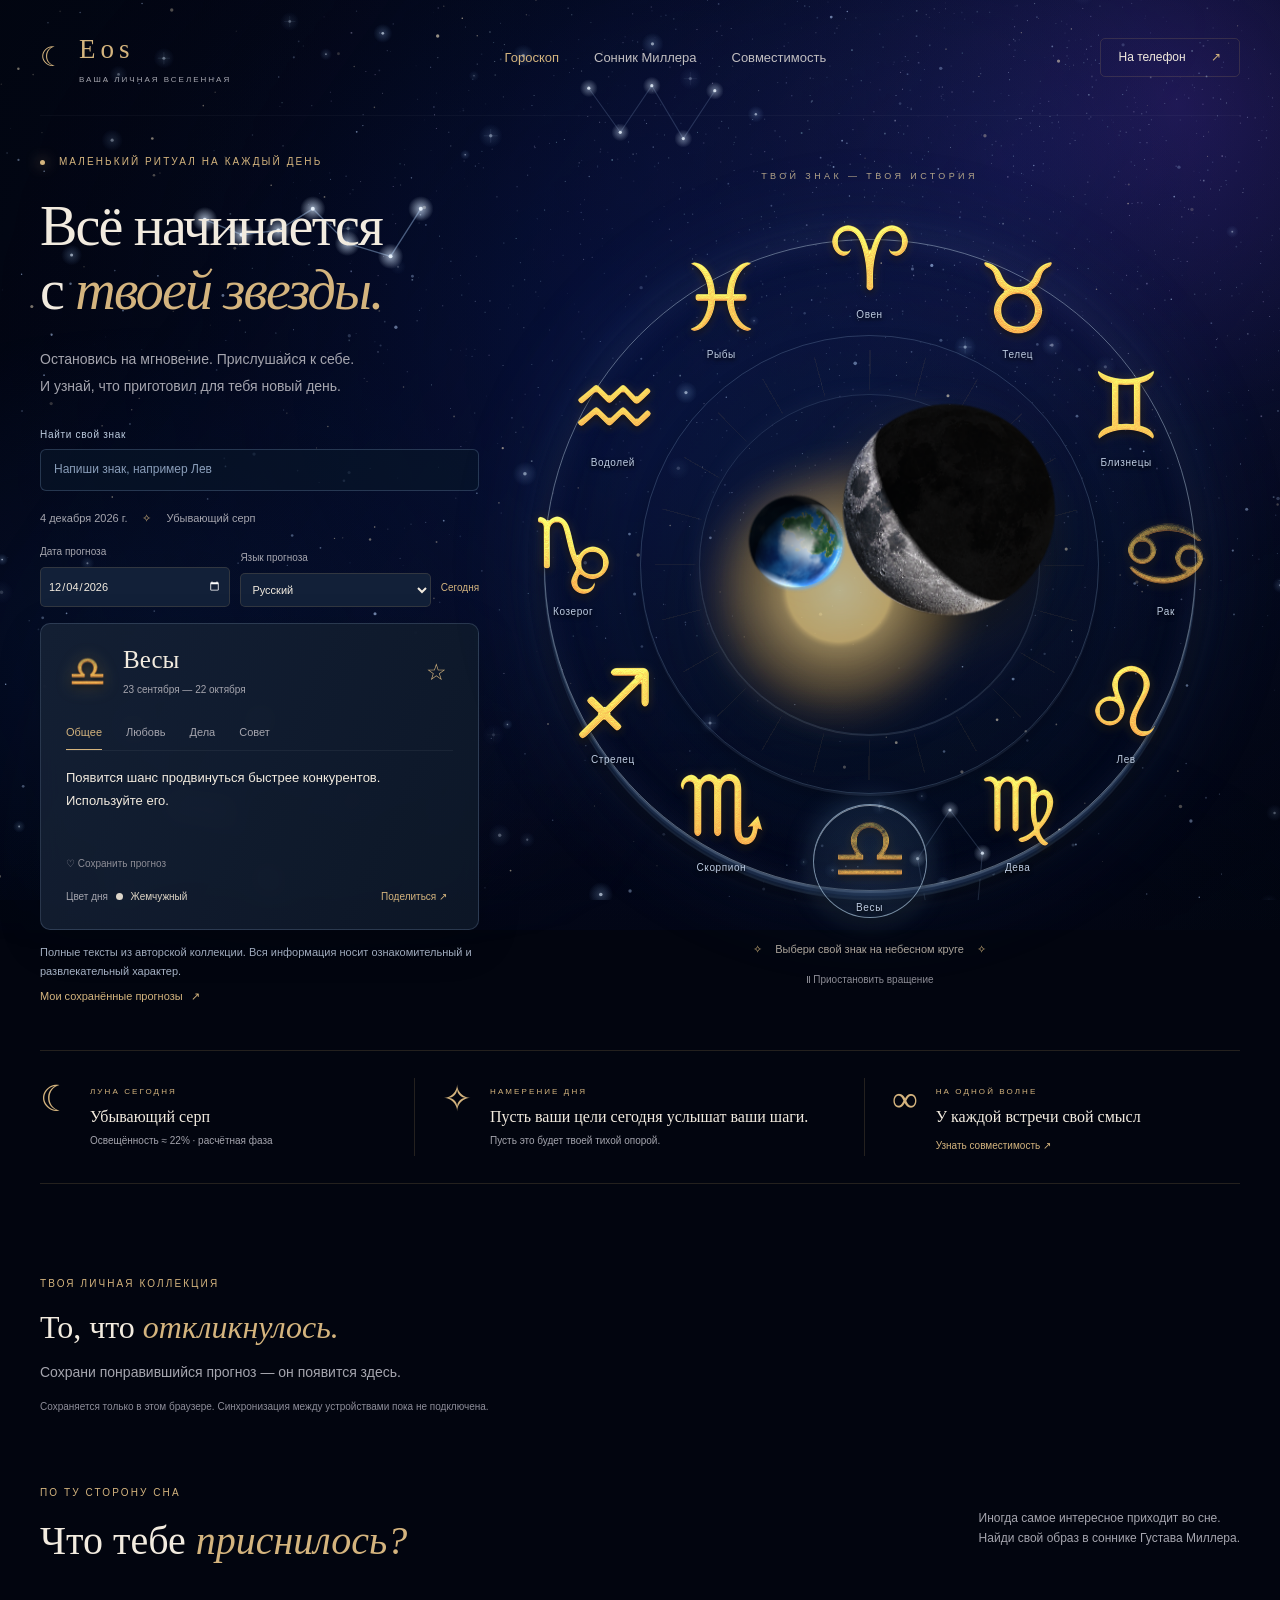
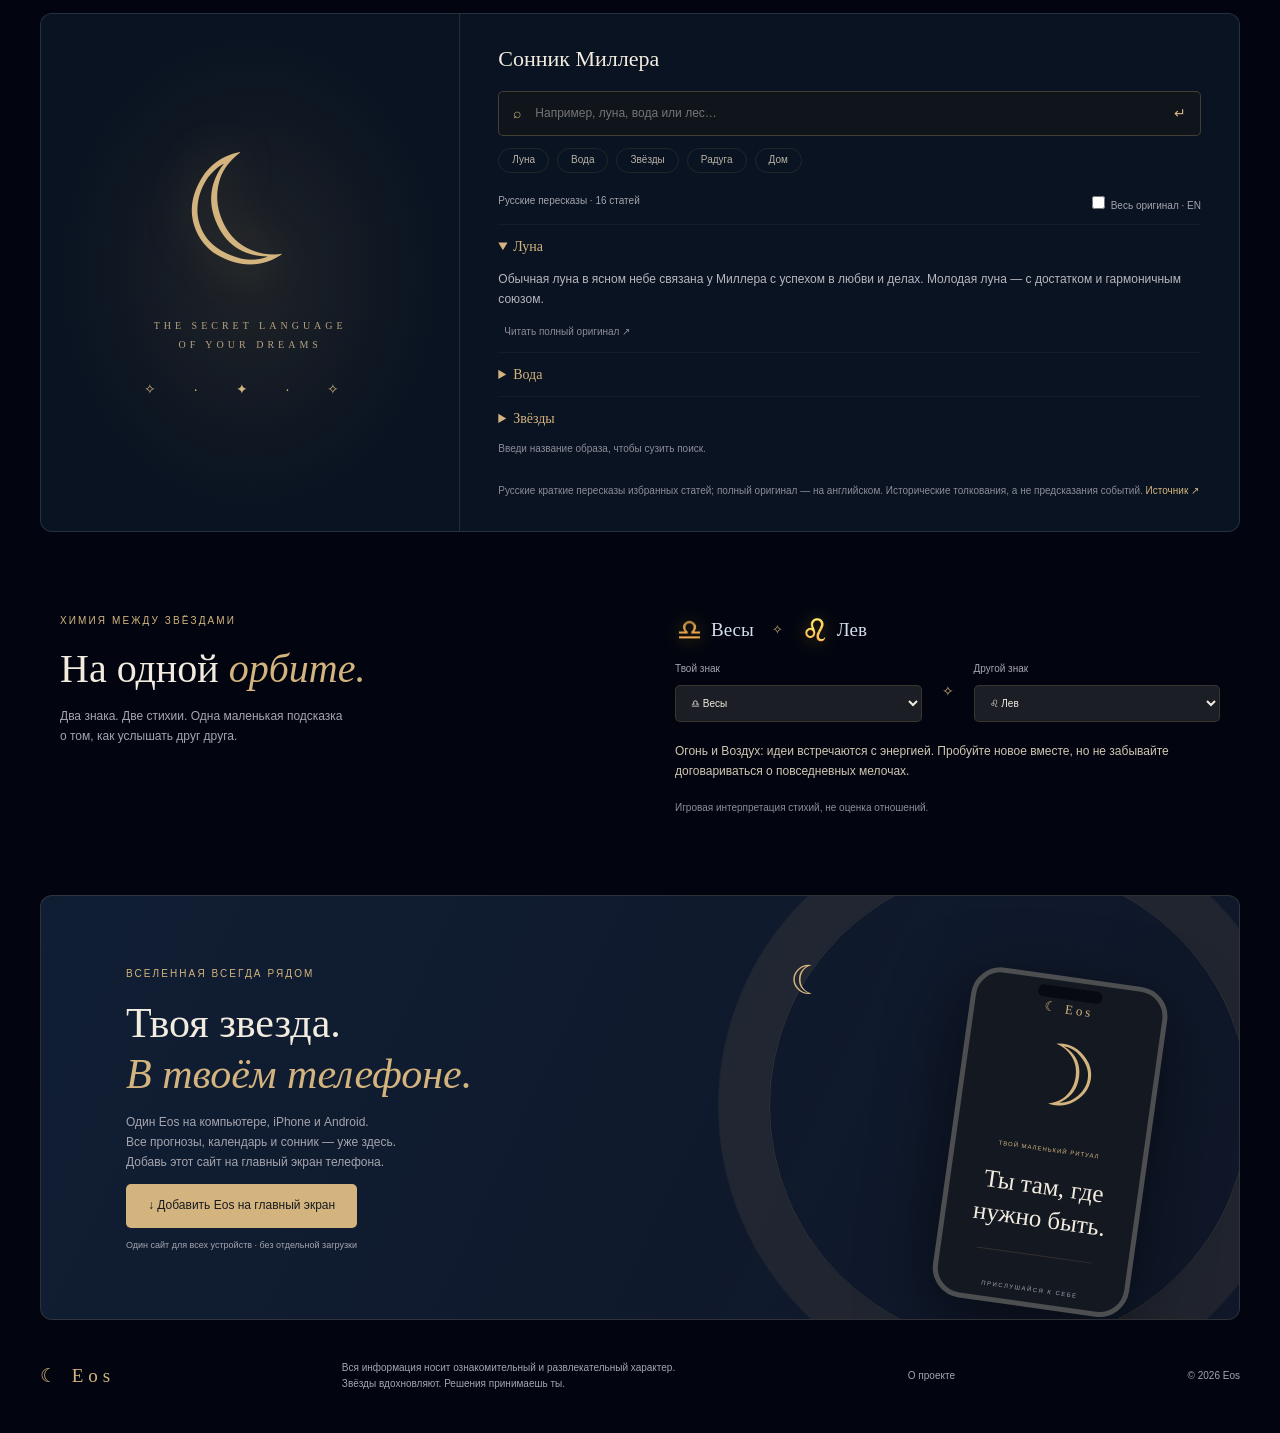
<file: index.html>
<!doctype html>
<html lang="ru"><head><meta charset="utf-8"><meta name="viewport" content="width=device-width,initial-scale=1"><meta name="theme-color" content="#101319"><meta name="apple-mobile-web-app-capable" content="yes"><link rel="apple-touch-icon" href="assets/icon-192.png"><meta name="description" content="Eos — ваш маленький ритуал: гороскоп на сегодня, небесный круг и сонник Миллера."><title>Eos — на одной волне со Вселенной</title><link rel="icon" href="assets/icon.svg" type="image/svg+xml"><link rel="manifest" href="manifest.webmanifest"><link rel="stylesheet" href="style.css"></head>
<body><canvas id="universe" aria-hidden="true"></canvas><div id="shooting-star" aria-hidden="true"></div><canvas id="stars" aria-hidden="true"></canvas><div class="haze" aria-hidden="true"></div>
<header class="header wrap"><a class="brand" href="#">☾ <span>Eos<small>ВАША ЛИЧНАЯ ВСЕЛЕННАЯ</small></span></a><nav aria-label="Основная навигация"><a href="#horoscope" class="active">Гороскоп</a><a href="#dreams">Сонник Миллера</a><a href="#compatibility">Совместимость</a></nav><a class="header-app" href="#app">На телефон <span>↗</span></a></header>
<main><section class="hero wrap" id="horoscope"><div class="intro"><div class="eyebrow"><span class="dot"></span> МАЛЕНЬКИЙ РИТУАЛ НА КАЖДЫЙ ДЕНЬ</div><h1>Всё начинается<br>с <em>твоей звезды.</em></h1><p class="lead">Остановись на мгновение. Прислушайся к себе.<br>И узнай, что приготовил для тебя новый день.</p><div class="sign-search"><label for="sign-search">Найти свой знак</label><input id="sign-search" type="search" placeholder="Напиши знак, например Лев" autocomplete="off"><div id="sign-matches" aria-live="polite"></div></div><div class="date-row"><span id="today"></span><span>✧</span><span id="moon-short"></span></div>
<div class="reading-options"><label>Дата прогноза<input id="reading-date" type="date" min="2020-01-01" max="2100-12-31"></label><label>Язык прогноза<select id="reading-language"><option value="ru">Русский</option><option value="en">English</option><option value="es">Español</option></select></label><button id="reading-today" type="button">Сегодня</button></div><article class="forecast" aria-live="polite"><div class="forecast-top"><span class="sign-icon" id="selected-icon">♎</span><div><h2 id="selected-name">Весы</h2><span class="muted small" id="selected-dates"></span></div><button class="icon-btn" id="favorite" aria-label="Запомнить мой знак" title="Запомнить мой знак">☆</button></div><div class="tabs" role="group" aria-label="Тема гороскопа"><button class="selected" data-topic="0">Общее</button><button data-topic="1">Любовь</button><button data-topic="2">Дела</button><button data-topic="3">Совет</button></div><p id="forecast-text"></p><button id="save-reading" class="text-btn">♡ Сохранить прогноз</button><div class="forecast-bottom"><span>Цвет дня <i id="color-dot"></i> <b id="color-name"></b></span><button id="share">Поделиться ↗</button></div></article><div class="forecast-note"><p>Полные тексты из авторской коллекции. Вся информация носит ознакомительный и развлекательный характер.</p><a href="#saved-readings">Мои сохранённые прогнозы <span>↗</span></a></div></div>
<div class="cosmos"><div class="orbit-label">ТВОЙ ЗНАК — ТВОЯ ИСТОРИЯ</div><div class="wheel" id="wheel"><div class="orbital-aura" aria-hidden="true"></div><div class="orbit outer"></div><div class="orbit inner"></div><div class="orbit middle"></div><div class="rays"></div><img class="celestial celestial-realistic" src="assets/celestial-soft.png" alt="" aria-hidden="true" width="1254" height="1254"><canvas id="earth" aria-hidden="true"></canvas><div id="zodiac" class="zodiac"></div></div><div class="wheel-caption"><span>✧</span> Выбери свой знак на небесном круге <span>✧</span></div><button id="motion" class="text-btn" aria-pressed="false">Ⅱ Приостановить вращение</button></div></section>
<section class="daily wrap" aria-label="Небо сегодня"><div><span class="mini-symbol">☾</span><div><span class="eyebrow">ЛУНА СЕГОДНЯ</span><h3 id="moon-name"></h3><p id="moon-detail"></p></div></div><div><span class="mini-symbol">✧</span><div><span class="eyebrow">НАМЕРЕНИЕ ДНЯ</span><h3 id="intention"></h3><p>Пусть это будет твоей тихой опорой.</p></div></div><div><span class="mini-symbol">∞</span><div><span class="eyebrow">НА ОДНОЙ ВОЛНЕ</span><h3>У каждой встречи свой смысл</h3><a href="#compatibility">Узнать совместимость ↗</a></div></div></section>
<section class="saved-section wrap" id="saved-readings"><span class="eyebrow">ТВОЯ ЛИЧНАЯ КОЛЛЕКЦИЯ</span><h2>То, что <em>откликнулось.</em></h2><div id="saved-readings-list"></div><p class="micro">Сохраняется только в этом браузере. Синхронизация между устройствами пока не подключена.</p></section><section class="dream-section wrap" id="dreams"><div class="section-head"><div><span class="eyebrow">ПО ТУ СТОРОНУ СНА</span><h2>Что тебе <em>приснилось?</em></h2></div><p>Иногда самое интересное приходит во сне.<br>Найди свой образ в соннике Густава Миллера.</p></div><div class="dream-layout"><div class="dream-art" aria-hidden="true"><div class="dream-moon">☾</div><span>THE SECRET LANGUAGE<br>OF YOUR DREAMS</span><div class="tiny-stars">✧ · ✦ · ✧</div></div><div class="dream-content"><label for="dream-search">Сонник Миллера</label><div class="search-box"><span>⌕</span><input id="dream-search" type="search" placeholder="Например, луна, вода или лес…" autocomplete="off"><span>↵</span></div><div class="chips" id="dream-chips"><button>Луна</button><button>Вода</button><button>Звёзды</button><button>Радуга</button><button>Дом</button></div><div class="dream-toolbar"><span id="dream-count"></span><label><input type="checkbox" id="english"> Весь оригинал · EN</label></div><div id="dream-results" aria-live="polite"></div><p class="micro">Русские краткие пересказы избранных статей; полный оригинал — на английском. Исторические толкования, а не предсказания событий. <a href="https://www.gutenberg.org/ebooks/926" target="_blank" rel="noreferrer">Источник ↗</a></p></div></div></section>
<section class="compat wrap" id="compatibility"><div><span class="eyebrow">ХИМИЯ МЕЖДУ ЗВЁЗДАМИ</span><h2>На одной <em>орбите.</em></h2><p class="muted">Два знака. Две стихии. Одна маленькая подсказка<br>о том, как услышать друг друга.</p></div><div class="compat-control"><div id="compat-pair" class="compat-pair" aria-hidden="true"></div><div class="select-row"><label>Твой знак<select id="sign-a"></select></label><span>✧</span><label>Другой знак<select id="sign-b"></select></label></div><p id="compat-result" aria-live="polite"></p><span class="micro">Игровая интерпретация стихий, не оценка отношений.</span></div></section>
<section class="app-section wrap" id="app"><div class="app-orbit" aria-hidden="true"><span>☾</span></div><div><span class="eyebrow">ВСЕЛЕННАЯ ВСЕГДА РЯДОМ</span><h2>Твоя звезда.<br><em>В твоём телефоне.</em></h2><p>Один Eos на компьютере, iPhone и Android.<br>Все прогнозы, календарь и сонник — уже здесь.<br>Добавь этот сайт на главный экран телефона.</p><button class="gold-btn" id="install">↓ Добавить Eos на главный экран</button><span class="app-note">Один сайт для всех устройств · без отдельной загрузки</span></div><div class="phone" aria-hidden="true"><div class="notch"></div><div class="phone-brand">☾ Eos</div><div class="phone-moon">☽</div><span>ТВОЙ МАЛЕНЬКИЙ РИТУАЛ</span><h3>Ты там, где<br>нужно быть.</h3><div class="phone-line"></div><small>ПРИСЛУШАЙСЯ К СЕБЕ</small></div></section>
</main><footer class="wrap"><a class="brand" href="#">☾ Eos</a><p>Вся информация носит ознакомительный и развлекательный характер.<br>Звёзды вдохновляют. Решения принимаешь ты.</p><button id="about">О проекте</button><span>© <span id="year"></span> Eos</span></footer><div id="toast" role="status"></div><dialog id="info"><button class="close" aria-label="Закрыть">×</button><h2 id="dialog-title"></h2><div id="dialog-body"></div></dialog><script src="horoscope-data.js"></script><script src="miller-data.js"></script><script src="app.js"></script></body></html>
</file>
<file: style.css>
:root{--bg:#101319;--panel:#191c22;--gold:#d4b47e;--text:#f2ebdf;--muted:#a5a5ae;--line:#b99b6330}*{box-sizing:border-box}html{scroll-behavior:smooth;scroll-padding-top:25px}body{margin:0;background:var(--bg);color:var(--text);font:14px/1.65 -apple-system,BlinkMacSystemFont,"Segoe UI",sans-serif}a{color:inherit;text-decoration:none}button,input,select{font:inherit}button,a,input,select{-webkit-tap-highlight-color:transparent}button{cursor:pointer}button{color:inherit}button:focus-visible,a:focus-visible,input:focus-visible,select:focus-visible{outline:2px solid var(--gold);outline-offset:5px}button{border:0}button:hover,a:hover{color:#f3d49b}#stars,.haze{position:fixed;inset:0;pointer-events:none;z-index:-1}.haze{background:radial-gradient(ellipse at 72% 26%,#8f704213,transparent 38%),radial-gradient(ellipse at 10% 80%,#354b6416,transparent 50%)}.wrap{width:min(1240px,calc(100% - 88px));margin:auto}.header{height:116px;display:flex;align-items:center;justify-content:space-between;border-bottom:1px solid #ffffff09}.brand{display:flex;align-items:center;gap:10px;font-family:Georgia,serif;font-size:27px;letter-spacing:5px;color:var(--gold)}.brand small{font:8px/2 sans-serif;letter-spacing:2px;display:block;color:var(--muted)}nav{display:flex;gap:35px;font-size:13px;color:#c1bec0}nav .active{color:var(--gold)}.header-app{border:1px solid var(--line);padding:9px 18px;border-radius:5px;font-size:12px}.header-app span{margin-left:22px;color:var(--gold)}.hero{display:grid;grid-template-columns:1fr 1.12fr;gap:30px;padding:62px 0 44px;align-items:center}.eyebrow{font-size:10px;letter-spacing:2.1px;color:var(--gold)}.dot{display:inline-block;width:5px;height:5px;background:var(--gold);border-radius:50%;margin-right:9px;box-shadow:0 0 14px var(--gold)}h1,h2,h3,p{margin-top:0}h1,h2,h3{font-weight:400}h1{font:56px/1.16 Georgia,"Times New Roman",serif;letter-spacing:-1.8px;margin:23px 0}em{font-family:Georgia,"Times New Roman",serif;font-weight:400;color:var(--gold)}.lead{font-size:14px;color:var(--muted);line-height:1.9;margin-bottom:27px}.date-row{display:flex;align-items:center;gap:15px;font-size:11px;color:var(--muted);margin-bottom:17px}.date-row span:nth-child(2){color:var(--gold)}.forecast{max-width:460px;background:linear-gradient(115deg,#24242bcc,#1a1e25c9);border:1px solid var(--line);border-radius:10px;padding:22px 25px}.forecast-top{display:flex;align-items:center;gap:14px}.sign-icon{font-size:39px;color:var(--gold);line-height:1}.forecast h2{font:25px Georgia;margin:0 0 3px}.small{font-size:10px}.muted{color:var(--muted)}.icon-btn{margin-left:auto;background:none;color:var(--gold);font-size:23px}.tabs{display:flex;border-bottom:1px solid #ffffff0d;margin-top:15px;gap:24px}.tabs button{background:none;font-size:11px;color:var(--muted);padding:8px 0;border-bottom:1px solid transparent}.tabs button.selected{border-color:var(--gold);color:var(--gold)}#forecast-text{font-size:13px;line-height:1.8;min-height:70px;margin:15px 0}.forecast-bottom{display:flex;align-items:center;justify-content:space-between;font-size:10px;color:var(--muted)}.forecast-bottom b{font-weight:400;color:#ded5c5}.forecast-bottom button{font-size:10px;background:none;color:var(--gold)}#color-dot{display:inline-block;width:7px;height:7px;border-radius:50%;margin:0 5px}.micro{font-size:10px;color:#8d8d99;line-height:1.7}.intro>.micro{margin-top:11px}.cosmos{text-align:center;min-width:0}.orbit-label{font-size:9px;letter-spacing:3.4px;color:#b3a388;margin-bottom:10px}.wheel{position:relative;width:100%;aspect-ratio:1;max-width:600px;margin:auto}.orbit{position:absolute;border:1px solid #b292583b;border-radius:50%;pointer-events:none}.outer{inset:6%;border-style:dashed;box-shadow:0 0 0 9px #b2925810,0 0 0 11px #b2925826}.middle{inset:19%}.inner{inset:27%;border-color:#b292584a}.rays{position:absolute;inset:21%;border-radius:50%;background:repeating-conic-gradient(from 0deg,#b292582e 0deg .3deg,transparent .3deg 15deg);mask-image:radial-gradient(transparent 57%,black 58%);animation:spin 240s linear infinite}.celestial{position:absolute;inset:17%;width:66%;height:66%;filter:drop-shadow(0 0 32px #d5ac6f25)}.zodiac{position:absolute;inset:0;animation:spin 220s linear infinite}.zodiac:hover,.zodiac:focus-within{animation-play-state:paused}.zodiac button{position:absolute;left:calc(var(--x)*1%);top:calc(var(--y)*1%);width:68px;height:68px;margin:-34px;background:#101319eb;border-radius:50%;display:flex;align-items:center;justify-content:center;flex-direction:column;animation:counter 220s linear infinite;color:#cbb789;transition:box-shadow .3s,color .3s}.zodiac:hover button,.zodiac:focus-within button{animation-play-state:paused}.zodiac button span{font:30px/1.25 Georgia,serif}.zodiac button small{font-size:8px;letter-spacing:.4px;color:#a8a29a}.zodiac button[aria-pressed=true]{box-shadow:0 0 0 1px #d6b778,0 0 23px #d6b77825;background:#28261f}.zodiac button:hover{box-shadow:0 0 0 1px #d6b778;color:#fff0ce}.wheel-caption{font-size:11px;color:#ada59a;margin-top:5px}.wheel-caption span{color:var(--gold);padding:0 10px}.text-btn{background:none;color:#8d8d96;font-size:10px;margin-top:13px}.paused .zodiac,.paused .zodiac button,.paused .rays{animation-play-state:paused!important}@keyframes spin{to{transform:rotate(360deg)}}@keyframes counter{to{transform:rotate(-360deg)}}.daily{border-top:1px solid var(--line);border-bottom:1px solid var(--line);display:grid;grid-template-columns:1fr 1.2fr 1fr;padding:27px 0;margin-bottom:87px}.daily>div{display:flex;gap:18px;padding:0 27px;border-right:1px solid var(--line)}.daily>div:first-child{padding-left:0}.daily>div:last-child{border:0}.mini-symbol{font:36px Georgia;color:var(--gold)}.daily .eyebrow{font-size:8px}.daily h3{font:16px Georgia;margin:7px 0}.daily p,.daily a{font-size:10px;color:var(--muted);margin:0}.daily a{color:var(--gold)}.section-head{display:flex;justify-content:space-between;align-items:center;margin-bottom:34px}section h2{font:40px/1.2 Georgia;margin:14px 0}.section-head p{font-size:12px;color:var(--muted);margin:0}.dream-layout{display:grid;grid-template-columns:.7fr 1.3fr;border:1px solid var(--line);border-radius:12px;overflow:hidden;background:#171b2290}.dream-art{display:flex;flex-direction:column;justify-content:center;align-items:center;background:radial-gradient(ellipse at center,#51493850,transparent 65%);border-right:1px solid var(--line);min-height:330px}.dream-moon{font:155px/.9 Georgia;color:var(--gold);text-shadow:0 0 50px #d0aa6140;transform:rotate(-22deg);margin-bottom:32px}.dream-art>span{font:10px/1.9 Georgia;letter-spacing:4px;text-align:center;color:#b6a280}.tiny-stars{margin-top:24px;color:var(--gold);letter-spacing:17px}.dream-content{padding:32px 38px}.dream-content>label{font:22px Georgia}.search-box{margin-top:18px;display:flex;gap:12px;align-items:center;border:1px solid #c5ac7845;border-radius:5px;background:#10141b;padding:10px 14px;color:var(--gold)}input[type=search]{min-width:0;width:100%;background:none;border:0;color:var(--text);outline-offset:1px;font-size:12px}.chips{display:flex;gap:8px;flex-wrap:wrap;margin:12px 0 20px}.chips button{border:1px solid #c5ac7820;background:none;color:#b9b2a6;border-radius:20px;padding:3px 13px;font-size:10px}.dream-toolbar{display:flex;justify-content:space-between;gap:10px;font-size:10px;color:var(--muted);margin-bottom:10px}#dream-results{max-height:280px;overflow:auto;scrollbar-color:#70624a #191c22}.dream-result{padding:10px 0;border-top:1px solid #ffffff0a}.dream-result summary{cursor:pointer;color:var(--gold);font-family:Georgia}.dream-result p{font-size:12px;color:#b8b7bf;white-space:pre-line;margin:12px 0 0}.dream-result a{font-size:10px;text-decoration:underline}.dream-content>.micro{margin:15px 0 0}.micro a{color:var(--gold)}.compat{display:grid;grid-template-columns:1fr 1fr;gap:70px;margin:76px auto;padding:0 20px}.compat p{font-size:12px}.compat-control{padding-top:8px}.select-row{display:flex;align-items:center;gap:20px}.select-row>span{color:var(--gold)}.select-row label{flex:1;font-size:10px;color:var(--muted)}select{display:block;width:100%;padding:11px;margin-top:8px;border:1px solid var(--line);border-radius:5px;background:#1b1e24;color:var(--text)}#compat-result{margin:20px 0 8px;color:#d1c6b2;min-height:45px}.app-section{position:relative;display:flex;justify-content:space-between;align-items:center;padding:45px 85px;border:1px solid var(--line);border-radius:12px;background:linear-gradient(100deg,#20242ac9,#24231e8a);overflow:hidden;min-height:360px}.app-section h2{font-size:42px}.app-section p{font-size:12px;color:var(--muted)}.gold-btn{padding:12px 22px;border-radius:5px;background:#d2b580;color:#171a20;font-size:12px}.gold-btn:hover{background:#e5c898;color:#171a20}.app-note{display:block;font-size:9px;color:var(--muted);margin-top:10px}.phone{width:198px;height:333px;border:5px solid #4d4e50;border-radius:30px;box-shadow:0 20px 70px #0008;background:#131821;transform:rotate(8deg) translateY(35px);text-align:center;padding:20px 16px;z-index:1}.notch{width:65px;height:12px;border-radius:10px;background:#070a10;position:absolute;top:6px;left:61px}.phone-brand{font:13px Georgia;color:var(--gold);letter-spacing:3px}.phone-moon{font:85px Georgia;color:var(--gold);line-height:1.4}.phone>span{font-size:6px;letter-spacing:1px;color:var(--gold)}.phone h3{font:25px/1.3 Georgia;margin:12px 0}.phone-line{height:1px;background:var(--line);margin:20px}.phone small{font-size:6px;letter-spacing:1.5px;color:var(--muted)}.app-orbit{position:absolute;width:480px;height:480px;border:1px solid var(--line);border-radius:50%;right:-10px;top:-30px;box-shadow:0 0 0 50px #b99b6305,0 0 0 51px #b99b6315}.app-orbit span{position:absolute;left:20px;top:80px;font-size:40px;color:var(--gold)}footer{display:flex;align-items:center;justify-content:space-between;padding:40px 0;font-size:10px;color:var(--muted)}footer .brand{font-size:19px}footer p{margin:0}footer button{background:none;font-size:10px;color:var(--muted)}#toast{position:fixed;bottom:25px;left:50%;transform:translateX(-50%);background:#dfc591;color:#15191f;border-radius:6px;padding:12px 24px;font-size:12px;opacity:0;pointer-events:none;z-index:5;transition:opacity .2s}#toast.show{opacity:1}dialog{background:#1c2029;color:var(--text);border:1px solid var(--line);border-radius:12px;max-width:500px;width:calc(100% - 40px);padding:35px}dialog::backdrop{background:#000a;backdrop-filter:blur(5px)}dialog h2{font:30px Georgia;color:var(--gold)}dialog p{font-size:13px;color:#c1bdba}.close{float:right;background:none;font-size:26px}dialog a{color:var(--gold);text-decoration:underline}@media(min-width:1500px){.hero{padding-top:85px;padding-bottom:65px}}@media(max-width:1050px){.wrap{width:calc(100% - 48px)}h1{font-size:46px}.hero{gap:10px}.zodiac button{width:56px;height:56px;margin:-28px}.zodiac button span{font-size:25px}.zodiac button small{font-size:7px}nav{gap:18px}.daily>div{padding:0 14px;gap:10px}.daily h3{font-size:14px}.app-section{padding:40px 55px}.forecast{padding:20px}.cosmos .orbit-label{font-size:8px}}@media(max-width:760px){.wrap{width:calc(100% - 36px)}.header{height:87px;flex-wrap:wrap;align-content:center;row-gap:9px}.brand{font-size:20px;letter-spacing:3px}.brand small{font-size:6px}nav{order:3;width:100%;justify-content:space-between;font-size:10px}.header-app{font-size:10px;padding:4px 10px}.hero{display:flex;flex-direction:column;padding-top:37px;gap:30px}.intro{width:100%}h1{font-size:45px}.eyebrow{font-size:8px}.lead{font-size:12px}.forecast{max-width:none}.cosmos{width:100%;max-width:520px}.wheel{width:100%}.zodiac button{width:53px;height:53px;margin:-26.5px}.daily{grid-template-columns:1fr;margin-bottom:50px;padding:12px 0}.daily>div,.daily>div:first-child{padding:16px 10px;border-right:0;border-bottom:1px solid var(--line)}.daily>div:last-child{border:0}.daily h3{font-size:17px}.daily .eyebrow{font-size:8px}.section-head{display:block}.section-head p{font-size:11px;margin-top:18px}section h2{font-size:32px}.dream-layout{grid-template-columns:1fr}.dream-art{display:none}.dream-content{padding:24px 20px}.dream-toolbar{flex-direction:column}.compat{grid-template-columns:1fr;gap:15px;padding:0;margin:50px auto}.app-section{padding:32px 24px;min-height:390px;align-items:flex-start}.app-section>div:nth-child(2){position:relative;z-index:2}.app-section h2{font-size:34px}.app-section p{max-width:205px;font-size:11px}.phone{position:absolute;right:-47px;top:67px;transform:rotate(12deg) scale(.7);opacity:.6}.app-orbit{right:-300px}footer{flex-wrap:wrap;gap:18px;padding:30px 0}footer p{order:4;width:100%;font-size:9px}footer .brand{font-size:15px}#toast{width:90%;text-align:center}.app-note{font-size:8px}.select-row{gap:10px}select{padding:10px 6px;font-size:12px}}@media(prefers-reduced-motion:reduce){html{scroll-behavior:auto}.zodiac,.zodiac button,.rays{animation:none!important}}
/* Deep space: cool atmospheric light, silver signs and realistic celestial bodies. */
body{background:#02050f;isolation:isolate}#stars{z-index:-1}.haze{z-index:-2;background:radial-gradient(ellipse at 76% 33%,#265b994d 0,transparent 45%),radial-gradient(ellipse at 96% 65%,#45498133,transparent 47%),radial-gradient(ellipse at 31% 85%,#173e7138,transparent 49%),radial-gradient(ellipse at 42% 6%,#0e243c80,transparent 46%)}.haze:before{content:"";position:absolute;inset:0;background:linear-gradient(125deg,transparent 20%,#2969a80b 40%,#98bbde0b 48%,transparent 65%);filter:blur(35px)}.forecast{background:linear-gradient(115deg,#152135e8,#0e1929df);border-color:#94b2da35;box-shadow:0 12px 45px #0002;backdrop-filter:blur(12px)}.orbit{border-color:#a1c4e238}.outer{border-style:solid;box-shadow:0 0 0 9px #9bbcdf06,0 0 0 10px #a6c9ed1f,0 0 50px #4d8abd0d}.inner{border-color:#a1c4e228}.rays{opacity:.5}.celestial-realistic{inset:25%;width:50%;height:50%;object-fit:contain;filter:drop-shadow(-12px 12px 32px #eca95822) drop-shadow(16px -9px 27px #89c5fc1a);pointer-events:none}.zodiac button{background:transparent;gap:3px;width:76px;height:76px;margin:-38px}.zodiac button img{width:53px;height:53px;object-fit:contain;filter:drop-shadow(0 0 5px #b6dfff48);pointer-events:none}.zodiac button small{color:#becce1;letter-spacing:.6px;font-size:8px}.zodiac button[aria-pressed=true]{background:#6a97c318;box-shadow:0 0 0 1px #c5dced99,0 0 25px #83bcf326}.zodiac button:hover{background:#6a97c322;box-shadow:0 0 0 1px #c5dced66,0 0 28px #83bcf326}.sign-icon{width:43px;height:43px;display:block}.sign-icon img{width:100%;height:100%;object-fit:contain;filter:drop-shadow(0 0 7px #a6c8e540)}.dream-layout{background:#0c1727c9;border-color:#94b2da30}.app-section{background:linear-gradient(115deg,#112036ef,#151e32b8)}
@media(max-width:1050px){.zodiac button{width:62px;height:62px;margin:-31px}.zodiac button img{width:42px;height:42px}.zodiac button small{font-size:7px}}
@media(max-width:760px){.zodiac button{width:56px;height:56px;margin:-28px}.zodiac button img{width:36px;height:36px}.zodiac button small{font-size:7px;letter-spacing:0}.celestial-realistic{inset:24%;width:52%;height:52%}}
/* Eos: monumental orbital scene. */
.wrap{width:min(1540px,calc(100% - 80px))}.hero{grid-template-columns:minmax(360px,.8fr) minmax(0,1.35fr);gap:20px;padding-top:38px}.cosmos{perspective:1200px}.wheel{max-width:850px;transform-style:preserve-3d;transform:rotateX(var(--tilt-x,0deg)) rotateY(var(--tilt-y,0deg));transition:transform .65s cubic-bezier(.2,.7,.3,1)}.orbital-aura{position:absolute;inset:3%;border-radius:50%;background:radial-gradient(ellipse,#639fdf0d 25%,#1e497e17 50%,transparent 72%);box-shadow:inset 0 0 85px #71b8ff0a,0 0 100px #548bda16;transform:translateZ(-25px);pointer-events:none}.outer{border:1px solid #c7dcee70;box-shadow:0 2px 1px #d2eaff38,0 5px 0 #45628c35,0 7px 0 #101d35,0 9px 1px #89b8e925,0 18px 25px #0006,0 0 38px #8bbbff24,inset 0 0 30px #7bb5ef13;background:transparent}.middle{box-shadow:0 2px 0 #8fa9ce1c,0 9px 18px #0003}.inner{box-shadow:0 1px 0 #cee6ff22,0 0 25px #75a6df0f}.celestial-realistic{transform:translateZ(52px);filter:drop-shadow(0 22px 16px #0006) drop-shadow(-10px 12px 24px #ecce7425)}.zodiac{transform-style:preserve-3d}.zodiac button{width:112px;height:112px;margin:-56px;gap:4px}.zodiac button img{width:90px;height:90px;filter:drop-shadow(0 7px 3px #000b) drop-shadow(0 0 9px #b6dfff55)}.zodiac button small{font-size:10px;text-shadow:0 2px 4px #000}.zodiac button[aria-pressed=true]{box-shadow:inset 0 1px 0 #f0f7ff88,0 0 0 1px #bddbf599,0 7px 16px #0007,0 0 30px #80b9f552;background:radial-gradient(#80b9f526,#10203977)}.sign-search{max-width:460px;margin:0 0 18px}.sign-search>label{display:block;font-size:10px;letter-spacing:.7px;color:#bdccdf;margin-bottom:6px}.sign-search>input{width:100%;padding:10px 13px;border:1px solid #92b7e03b;border-radius:6px;background:#091629a3;font-size:12px}.sign-search>input::placeholder{color:#899db9}#sign-matches{display:flex;flex-wrap:wrap;gap:8px;font-size:11px;color:#9baec6}#sign-matches:not(:empty){padding-top:8px}#sign-matches button{display:flex;align-items:center;gap:8px;padding:6px 12px;background:#15273d;border:1px solid #9bc1e750;border-radius:6px;font-size:12px}#sign-matches img,.compat-pair img{width:29px;height:29px;object-fit:contain}.compat-pair{display:flex;align-items:center;gap:18px;margin-bottom:16px;color:#d4deed;font:19px Georgia}.compat-pair span{display:flex;align-items:center;gap:7px}.compat-pair b{font-size:13px;color:var(--gold);font-weight:400}#universe{position:fixed;inset:-30px;z-index:-2;pointer-events:none;will-change:transform}.haze{z-index:-3;background:radial-gradient(60% 45% at 78% 18%,rgba(96,46,170,.22),transparent 70%),radial-gradient(55% 50% at 12% 72%,rgba(28,70,172,.17),transparent 72%),radial-gradient(100% 75% at 50% 118%,rgba(1,4,14,.95),transparent 62%)}#shooting-star{position:fixed;top:3vh;width:3px;height:3px;border-radius:50%;background:#f5fbff;box-shadow:0 0 5px #c1e4ff;opacity:0;z-index:0;pointer-events:none}#shooting-star:before{content:"";position:absolute;width:85px;height:1px;top:1px;background:linear-gradient(90deg,transparent,#d1e8ff);transform-origin:right center;right:0;transform:rotate(36deg)}#shooting-star.from-left{left:3vw}#shooting-star.from-right{right:3vw}#shooting-star.from-right:before{right:auto;left:0;background:linear-gradient(90deg,#d1e8ff,transparent);transform-origin:left center;transform:rotate(-36deg)}
@media(min-width:1600px){h1{font-size:64px}.hero{gap:40px}}
@media(max-width:1100px) and (min-width:761px){.wrap{width:calc(100% - 40px)}.hero{grid-template-columns:minmax(290px,.8fr) minmax(0,1.2fr)}.zodiac button{width:82px;height:82px;margin:-41px}.zodiac button img{width:60px;height:60px}.zodiac button small{font-size:8px}h1{font-size:43px}}
@media(max-width:760px){.wrap{width:calc(100% - 36px)}.hero{gap:24px}.cosmos{max-width:650px;width:calc(100% + 16px);align-self:center}.wheel{max-width:none}.zodiac button{width:74px;height:74px;margin:-37px}.zodiac button img{width:52px;height:52px}.zodiac button small{font-size:8px;letter-spacing:0}.sign-search{max-width:none}.wheel-caption{font-size:10px}.compat-pair{font-size:17px}}
@media(prefers-reduced-motion:reduce){.wheel{transform:none;transition:none}#shooting-star{display:none}}

.forecast-note{max-width:460px;margin-top:13px;font-size:11px;line-height:1.7}.forecast-note p{color:#a6b2c5;margin:0 0 7px}.forecast-note a{color:var(--gold)}.forecast-note a span{margin-left:5px}.gold-btn:disabled{cursor:default;opacity:.65}.gold-btn:disabled:hover{background:#d2b580;color:#171a20}.app-section #install{display:block;padding:0;margin-top:15px;font-size:10px}footer p{max-width:430px}

#download-app{display:inline-block}.reading-options{display:flex;align-items:end;gap:10px;max-width:460px;margin-bottom:16px}.reading-options label{min-width:0;flex:1;font-size:10px;color:var(--muted)}.reading-options input,.reading-options select{width:100%;min-width:0;border:1px solid var(--line);border-radius:5px;padding:9px 7px;margin-top:6px;background:#122038;color:var(--text);font-size:11px;color-scheme:dark}.reading-options button{background:none;font-size:10px;color:var(--gold);padding:10px 0}.saved-section{margin:0 auto 65px}.saved-section h2{font-size:32px}.saved-reading-row{display:flex;border-bottom:1px solid var(--line);padding:12px 0}.saved-reading-row button{background:none;color:var(--text);display:flex;align-items:center;gap:12px;text-align:left}.saved-reading-row button:first-child{flex:1;font-size:13px}.saved-reading-row button:last-child{color:var(--muted);font-size:22px}.saved-reading-row img{width:32px;height:32px;object-fit:contain}.saved-reading-row small{display:block;color:var(--muted);font-size:10px}#saved-readings-list{max-height:370px;overflow:auto}#forecast-text{white-space:pre-line}#save-reading{padding:0;margin:0 0 16px}#app #install.gold-btn{display:inline-block;background:var(--gold);color:#171a20;padding:12px 22px;font-size:12px;margin-top:0}
@media(max-width:760px){.reading-options{max-width:none}.saved-section{margin-bottom:45px}}
/* Rotating Earth, laid exactly over the still one baked into celestial-soft.png.
   It stays invisible until the script has the map, so the baked copy covers the gap. */
#earth{position:absolute;left:40.379%;top:47.014%;width:14.432%;aspect-ratio:1;transform:translate(-50%,-50%) translateZ(53px);pointer-events:none;opacity:0}

/* Gold tint for the existing zodiac artwork. */
.zodiac button img,.sign-icon img,#sign-matches img,.compat-pair img{filter:sepia(1) saturate(2.8) hue-rotate(350deg) brightness(1.08) drop-shadow(0 3px 3px #0009) drop-shadow(0 0 8px #e7b64c55)}

/* Slim the existing glyph edges while retaining their shading. */
.zodiac button img{filter:url("#eos-thin-sign") sepia(1) saturate(2.8) hue-rotate(350deg) brightness(1.08) drop-shadow(0 3px 3px #0009) drop-shadow(0 0 5px #e7b64c33)}
</file>
